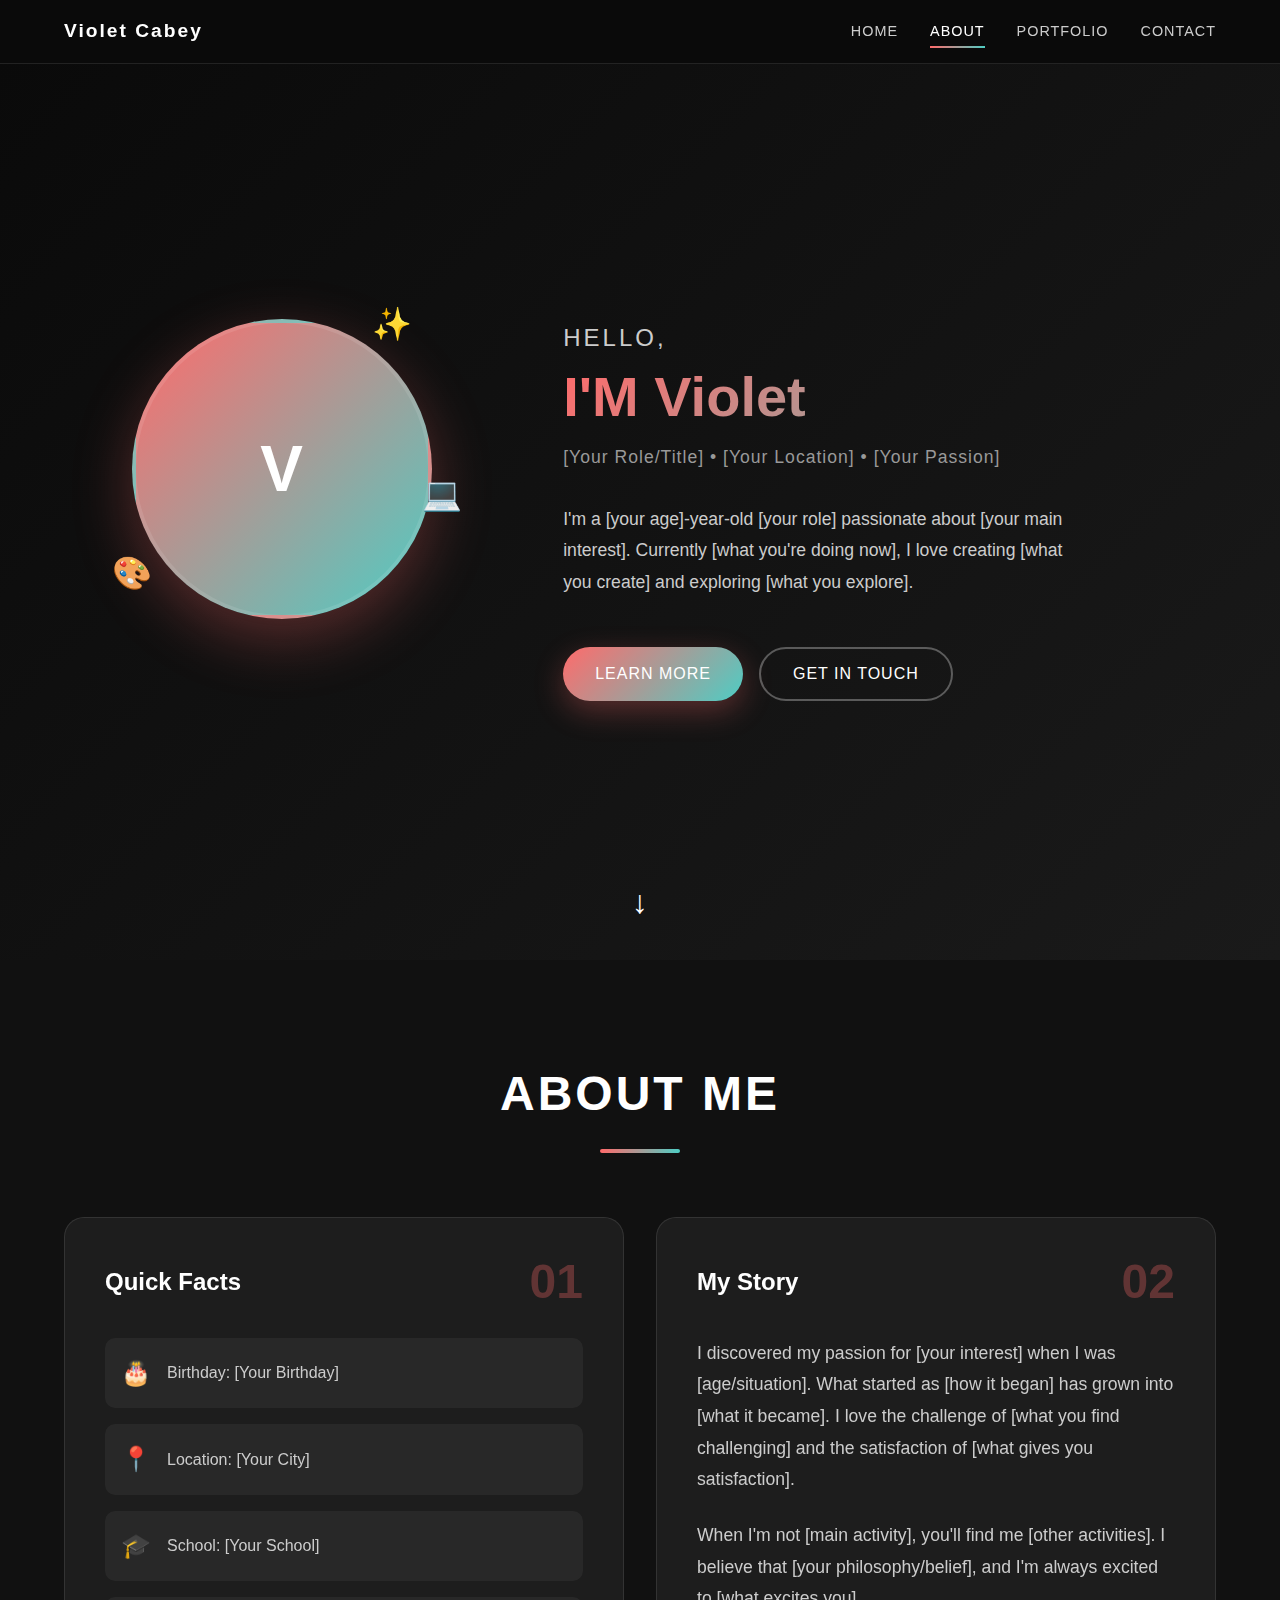
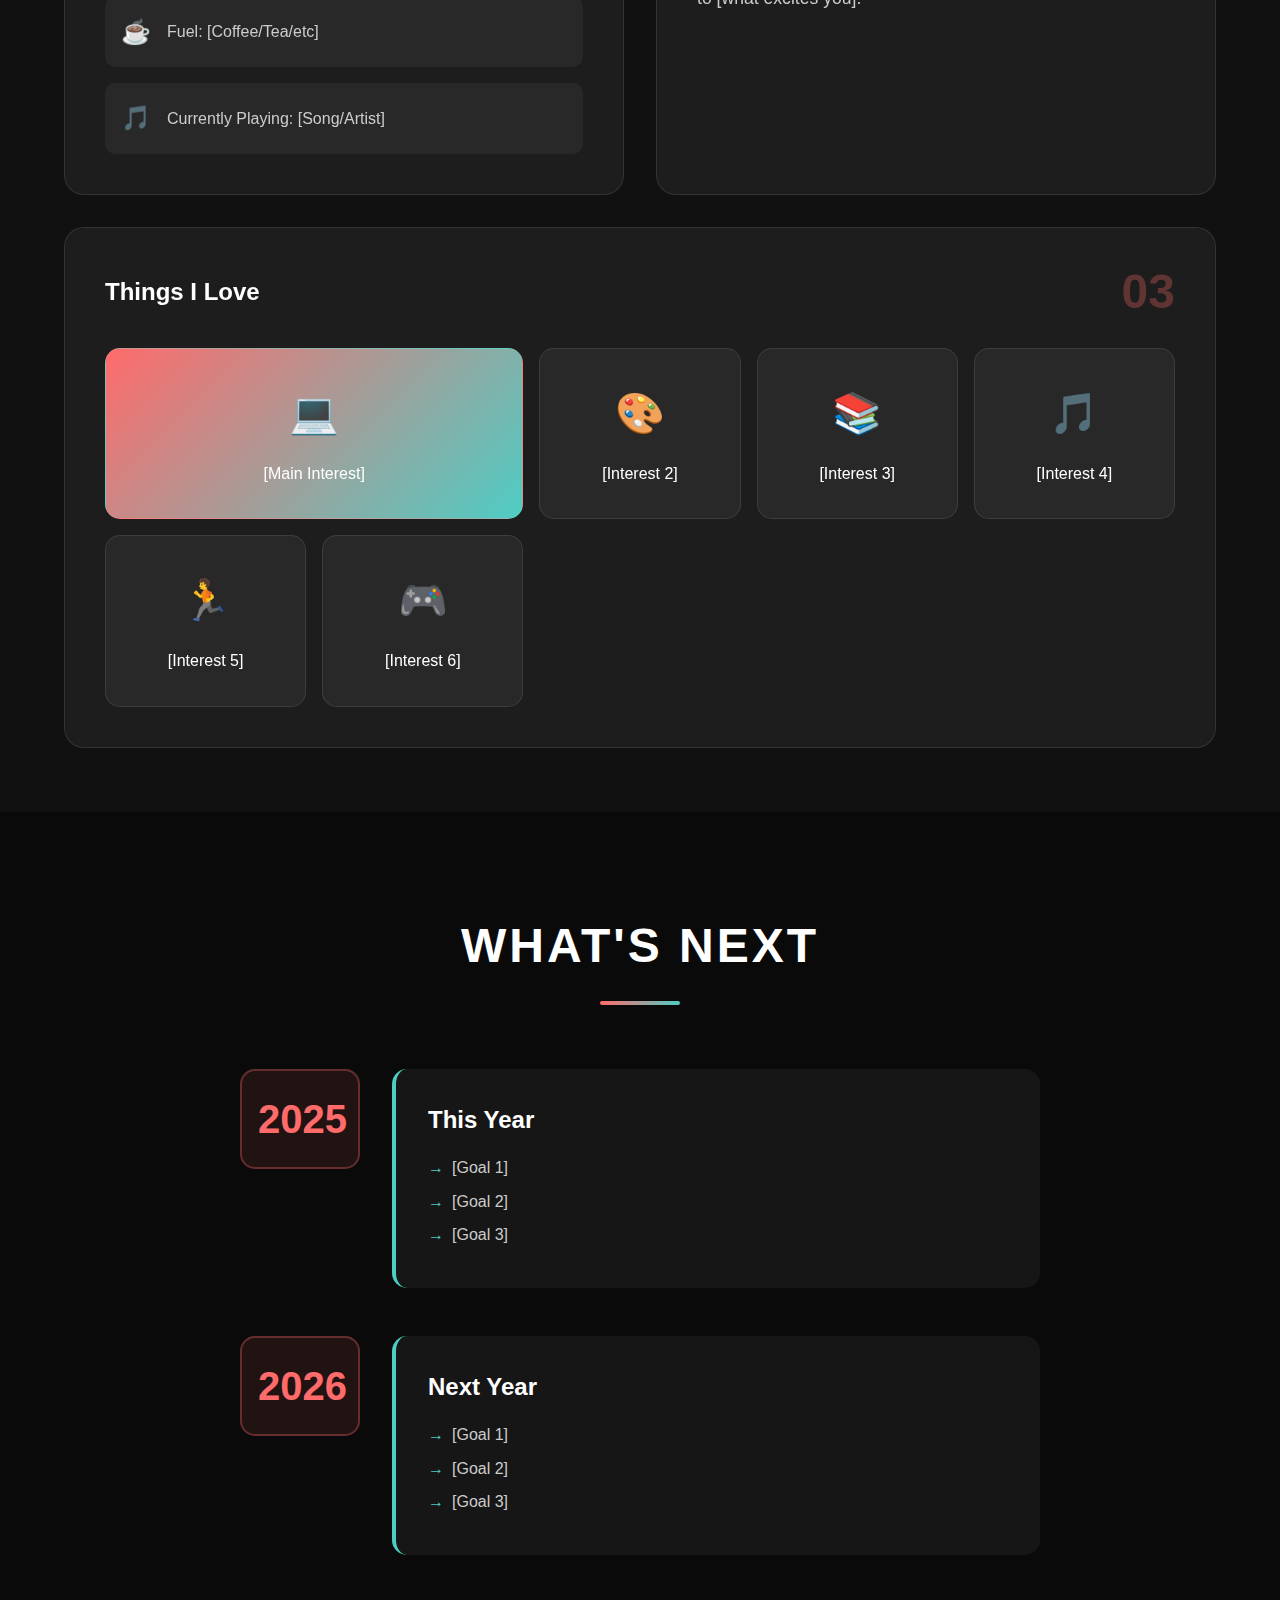
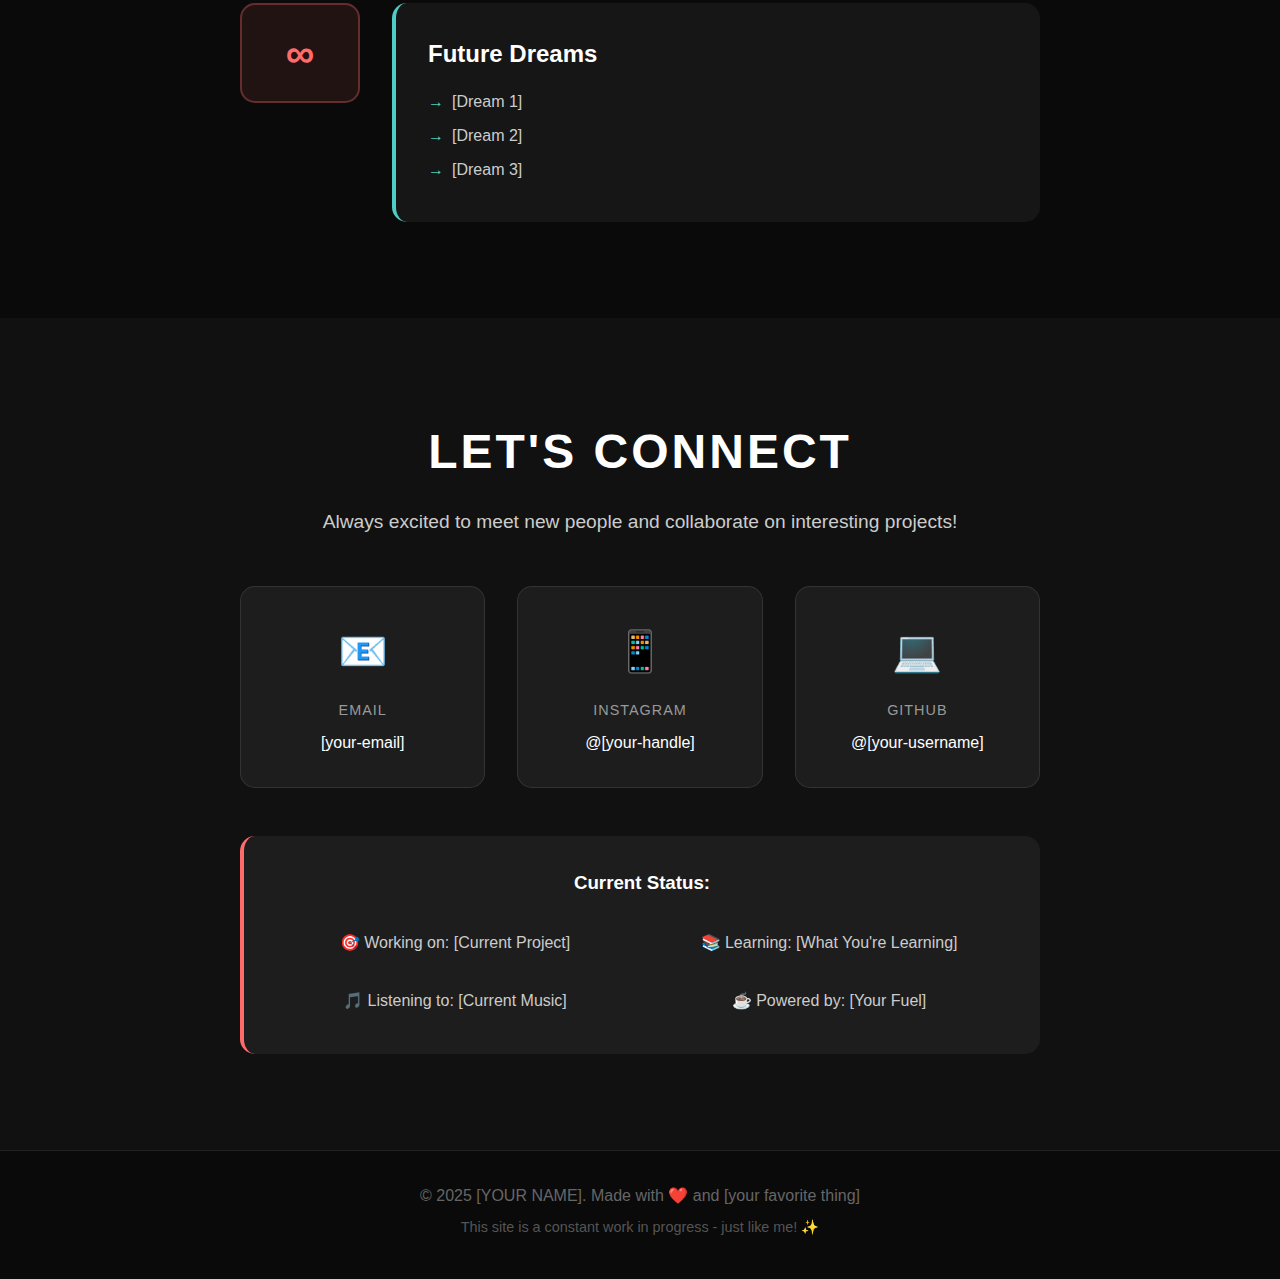
<file: index.html>
<!DOCTYPE html>
<html lang="en">
<head>
    <meta charset="UTF-8">
    <meta name="viewport" content="width=device-width, initial-scale=1.0">
    <title>Violet Cabey - About Me</title>
    <link rel="stylesheet" href="styles.css">
</head>
<body>
    <!-- Navigation -->
    <nav class="navbar">
        <div class="nav-brand">Violet Cabey</div>
        <div class="nav-links">
            <a href="#home">HOME</a>
            <a href="#about" class="active">ABOUT</a>
            <a href="#portfolio">PORTFOLIO</a>
            <a href="#contact">CONTACT</a>
        </div>
    </nav>

    <!-- Hero Section -->
    <section id="home" class="hero">
        <div class="hero-content">
            <div class="hero-left">
                <div class="profile-card">
                    <div class="profile-image">
                        <div class="image-placeholder">V</div>
                        <div class="floating-elements">
                            <span class="float-emoji">✨</span>
                            <span class="float-emoji">🎨</span>
                            <span class="float-emoji">💻</span>
                        </div>
                    </div>
                </div>
            </div>
            <div class="hero-right">
                <h1 class="hero-title">
                    <span class="hello-text">HELLO,</span>
                    <span class="name-text">I'M Violet</span>
                </h1>
                <p class="hero-subtitle">[Your Role/Title] • [Your Location] • [Your Passion]</p>
                <div class="hero-description">
                    <p>I'm a [your age]-year-old [your role] passionate about [your main interest]. 
                       Currently [what you're doing now], I love creating [what you create] and 
                       exploring [what you explore].</p>
                </div>
                <div class="cta-buttons">
                    <button class="btn-primary" onclick="scrollToSection('about')">Learn More</button>
                    <button class="btn-secondary" onclick="scrollToSection('contact')">Get In Touch</button>
                </div>
            </div>
        </div>
        <div class="scroll-indicator">
            <div class="scroll-arrow">↓</div>
        </div>
    </section>

    <!-- About Section -->
    <section id="about" class="about-section">
        <div class="section-header">
            <h2>ABOUT ME</h2>
            <div class="section-line"></div>
        </div>
        
        <div class="about-grid">
            <!-- Personal Info Card -->
            <div class="info-card" data-tilt>
                <div class="card-header">
                    <h3>Quick Facts</h3>
                    <span class="card-number">01</span>
                </div>
                <div class="fact-list">
                    <div class="fact-item">
                        <span class="fact-icon">🎂</span>
                        <span class="fact-text">Birthday: [Your Birthday]</span>
                    </div>
                    <div class="fact-item">
                        <span class="fact-icon">📍</span>
                        <span class="fact-text">Location: [Your City]</span>
                    </div>
                    <div class="fact-item">
                        <span class="fact-icon">🎓</span>
                        <span class="fact-text">School: [Your School]</span>
                    </div>
                    <div class="fact-item">
                        <span class="fact-icon">☕</span>
                        <span class="fact-text">Fuel: [Coffee/Tea/etc]</span>
                    </div>
                    <div class="fact-item">
                        <span class="fact-icon">🎵</span>
                        <span class="fact-text">Currently Playing: [Song/Artist]</span>
                    </div>
                </div>
            </div>

            <!-- Story Card -->
            <div class="story-card" data-tilt>
                <div class="card-header">
                    <h3>My Story</h3>
                    <span class="card-number">02</span>
                </div>
                <div class="story-content">
                    <p>I discovered my passion for [your interest] when I was [age/situation]. 
                       What started as [how it began] has grown into [what it became]. 
                       I love the challenge of [what you find challenging] and the satisfaction 
                       of [what gives you satisfaction].</p>
                    
                    <p>When I'm not [main activity], you'll find me [other activities]. 
                       I believe that [your philosophy/belief], and I'm always excited to 
                       [what excites you].</p>
                </div>
            </div>

            <!-- Skills/Interests Collage -->
            <div class="collage-card">
                <div class="card-header">
                    <h3>Things I Love</h3>
                    <span class="card-number">03</span>
                </div>
                <div class="interests-collage">
                    <div class="interest-item large" data-interest="[Main Interest]">
                        <span class="interest-icon">💻</span>
                        <span class="interest-label">[Main Interest]</span>
                    </div>
                    <div class="interest-item" data-interest="[Interest 2]">
                        <span class="interest-icon">🎨</span>
                        <span class="interest-label">[Interest 2]</span>
                    </div>
                    <div class="interest-item" data-interest="[Interest 3]">
                        <span class="interest-icon">📚</span>
                        <span class="interest-label">[Interest 3]</span>
                    </div>
                    <div class="interest-item" data-interest="[Interest 4]">
                        <span class="interest-icon">🎵</span>
                        <span class="interest-label">[Interest 4]</span>
                    </div>
                    <div class="interest-item" data-interest="[Interest 5]">
                        <span class="interest-icon">🏃</span>
                        <span class="interest-label">[Interest 5]</span>
                    </div>
                    <div class="interest-item" data-interest="[Interest 6]">
                        <span class="interest-icon">🎮</span>
                        <span class="interest-label">[Interest 6]</span>
                    </div>
                </div>
            </div>
        </div>
    </section>

    <!-- Goals Section -->
    <section id="goals" class="goals-section">
        <div class="section-header">
            <h2>WHAT'S NEXT</h2>
            <div class="section-line"></div>
        </div>
        
        <div class="timeline">
            <div class="timeline-item" data-aos="fade-up">
                <div class="timeline-number">2025</div>
                <div class="timeline-content">
                    <h3>This Year</h3>
                    <ul>
                        <li>[Goal 1]</li>
                        <li>[Goal 2]</li>
                        <li>[Goal 3]</li>
                    </ul>
                </div>
            </div>
            
            <div class="timeline-item" data-aos="fade-up" data-aos-delay="200">
                <div class="timeline-number">2026</div>
                <div class="timeline-content">
                    <h3>Next Year</h3>
                    <ul>
                        <li>[Goal 1]</li>
                        <li>[Goal 2]</li>
                        <li>[Goal 3]</li>
                    </ul>
                </div>
            </div>
            
            <div class="timeline-item" data-aos="fade-up" data-aos-delay="400">
                <div class="timeline-number">∞</div>
                <div class="timeline-content">
                    <h3>Future Dreams</h3>
                    <ul>
                        <li>[Dream 1]</li>
                        <li>[Dream 2]</li>
                        <li>[Dream 3]</li>
                    </ul>
                </div>
            </div>
        </div>
    </section>

    <!-- Contact Section -->
    <section id="contact" class="contact-section">
        <div class="contact-content">
            <h2>LET'S CONNECT</h2>
            <p>Always excited to meet new people and collaborate on interesting projects!</p>
            
            <div class="contact-grid">
                <a href="mailto:[your-email]" class="contact-card">
                    <div class="contact-icon">📧</div>
                    <div class="contact-label">Email</div>
                    <div class="contact-value">[your-email]</div>
                </a>
                
                <a href="[your-instagram]" class="contact-card">
                    <div class="contact-icon">📱</div>
                    <div class="contact-label">Instagram</div>
                    <div class="contact-value">@[your-handle]</div>
                </a>
                
                <a href="[your-github]" class="contact-card">
                    <div class="contact-icon">💻</div>
                    <div class="contact-label">GitHub</div>
                    <div class="contact-value">@[your-username]</div>
                </a>
            </div>
            
            <div class="current-status">
                <h3>Current Status:</h3>
                <div class="status-items">
                    <div class="status-item">🎯 Working on: [Current Project]</div>
                    <div class="status-item">📚 Learning: [What You're Learning]</div>
                    <div class="status-item">🎵 Listening to: [Current Music]</div>
                    <div class="status-item">☕ Powered by: [Your Fuel]</div>
                </div>
            </div>
        </div>
    </section>

    <!-- Footer -->
    <footer>
        <p>&copy; 2025 [YOUR NAME]. Made with ❤️ and [your favorite thing]</p>
        <p class="footer-note">This site is a constant work in progress - just like me! ✨</p>
    </footer>

    <script>
        // Smooth scrolling
        function scrollToSection(sectionId) {
            document.getElementById(sectionId).scrollIntoView({ 
                behavior: 'smooth' 
            });
        }

        // Navbar scroll effect
        window.addEventListener('scroll', () => {
            const navbar = document.querySelector('.navbar');
            if (window.scrollY > 100) {
                navbar.classList.add('scrolled');
            } else {
                navbar.classList.remove('scrolled');
            }
        });

        // Interest cards hover effect
        document.querySelectorAll('.interest-item').forEach(item => {
            item.addEventListener('mouseenter', function() {
                const interest = this.getAttribute('data-interest');
                this.style.transform = 'scale(1.1) rotate(' + (Math.random() * 10 - 5) + 'deg)';
            });
            
            item.addEventListener('mouseleave', function() {
                this.style.transform = 'scale(1) rotate(0deg)';
            });
        });

        // Floating animation for hero elements
        document.querySelectorAll('.float-emoji').forEach((emoji, index) => {
            emoji.style.animationDelay = `${index * 0.5}s`;
        });

        // Simple card tilt effect
        document.querySelectorAll('[data-tilt]').forEach(card => {
            card.addEventListener('mousemove', (e) => {
                const rect = card.getBoundingClientRect();
                const x = e.clientX - rect.left;
                const y = e.clientY - rect.top;
                
                const centerX = rect.width / 2;
                const centerY = rect.height / 2;
                
                const rotateX = (y - centerY) / 10;
                const rotateY = (centerX - x) / 10;
                
                card.style.transform = `perspective(1000px) rotateX(${rotateX}deg) rotateY(${rotateY}deg) translateZ(0)`;
            });
            
            card.addEventListener('mouseleave', () => {
                card.style.transform = 'perspective(1000px) rotateX(0) rotateY(0) translateZ(0)';
            });
        });
    </script>
</body>
</html>
</file>
<file: styles.css>
* {
    margin: 0;
    padding: 0;
    box-sizing: border-box;
}

body {
    font-family: 'Arial', -apple-system, BlinkMacSystemFont, 'Segoe UI', Roboto, sans-serif;
    line-height: 1.6;
    color: #333;
    background: #0a0a0a;
    overflow-x: hidden;
}

/* Navigation */
.navbar {
    position: fixed;
    top: 0;
    left: 0;
    right: 0;
    z-index: 1000;
    padding: 1rem 5%;
    background: rgba(10, 10, 10, 0.9);
    backdrop-filter: blur(20px);
    border-bottom: 1px solid rgba(255, 255, 255, 0.1);
    transition: all 0.3s ease;
}

.navbar.scrolled {
    background: rgba(10, 10, 10, 0.95);
    box-shadow: 0 10px 30px rgba(0, 0, 0, 0.3);
}

.navbar {
    display: flex;
    justify-content: space-between;
    align-items: center;
}

.nav-brand {
    font-size: 1.2rem;
    font-weight: bold;
    color: #fff;
    letter-spacing: 2px;
}

.nav-links {
    display: flex;
    gap: 2rem;
}

.nav-links a {
    color: #ccc;
    text-decoration: none;
    font-size: 0.9rem;
    letter-spacing: 1px;
    transition: all 0.3s ease;
    position: relative;
}

.nav-links a:hover,
.nav-links a.active {
    color: #fff;
}

.nav-links a::after {
    content: '';
    position: absolute;
    bottom: -5px;
    left: 0;
    width: 0;
    height: 2px;
    background: linear-gradient(90deg, #ff6b6b, #4ecdc4);
    transition: width 0.3s ease;
}

.nav-links a:hover::after,
.nav-links a.active::after {
    width: 100%;
}

/* Hero Section */
.hero {
    min-height: 100vh;
    display: flex;
    align-items: center;
    position: relative;
    background: linear-gradient(135deg, #0a0a0a 0%, #1a1a1a 100%);
    padding: 0 5%;
    margin-top: 60px;
}

.hero-content {
    display: grid;
    grid-template-columns: 1fr 1.5fr;
    gap: 4rem;
    max-width: 1200px;
    margin: 0 auto;
    width: 100%;
}

.profile-card {
    position: relative;
    display: flex;
    justify-content: center;
    align-items: center;
}

.profile-image {
    position: relative;
    width: 300px;
    height: 300px;
}

.image-placeholder {
    width: 100%;
    height: 100%;
    background: linear-gradient(135deg, #ff6b6b 0%, #4ecdc4 100%);
    border-radius: 50%;
    display: flex;
    align-items: center;
    justify-content: center;
    font-size: 4rem;
    font-weight: bold;
    color: white;
    border: 4px solid rgba(255, 255, 255, 0.1);
    box-shadow: 0 20px 60px rgba(255, 107, 107, 0.3);
    transition: all 0.3s ease;
}

.image-placeholder:hover {
    transform: scale(1.05);
    box-shadow: 0 30px 80px rgba(255, 107, 107, 0.4);
}

.floating-elements {
    position: absolute;
    inset: 0;
}

.float-emoji {
    position: absolute;
    font-size: 2rem;
    animation: float 6s ease-in-out infinite;
}

.float-emoji:nth-child(1) {
    top: -20px;
    right: 20px;
    animation-delay: 0s;
}

.float-emoji:nth-child(2) {
    bottom: 20px;
    left: -20px;
    animation-delay: 2s;
}

.float-emoji:nth-child(3) {
    top: 50%;
    right: -30px;
    animation-delay: 4s;
}

@keyframes float {
    0%, 100% { transform: translateY(0px) rotate(0deg); }
    33% { transform: translateY(-20px) rotate(5deg); }
    66% { transform: translateY(10px) rotate(-3deg); }
}

.hero-right {
    display: flex;
    flex-direction: column;
    justify-content: center;
}

.hello-text {
    display: block;
    font-size: 1.5rem;
    color: #ccc;
    font-weight: normal;
    letter-spacing: 3px;
    margin-bottom: 0.5rem;
}

.name-text {
    display: block;
    font-size: 3.5rem;
    font-weight: bold;
    background: linear-gradient(135deg, #ff6b6b 0%, #4ecdc4 100%);
    -webkit-background-clip: text;
    -webkit-text-fill-color: transparent;
    background-clip: text;
    line-height: 1.1;
    margin-bottom: 1rem;
}

.hero-subtitle {
    color: #999;
    font-size: 1.1rem;
    margin-bottom: 2rem;
    letter-spacing: 1px;
}

.hero-description {
    color: #ccc;
    font-size: 1.1rem;
    line-height: 1.8;
    margin-bottom: 3rem;
    max-width: 500px;
}

.cta-buttons {
    display: flex;
    gap: 1rem;
}

.btn-primary, .btn-secondary {
    padding: 1rem 2rem;
    border: none;
    border-radius: 50px;
    font-size: 1rem;
    font-weight: 500;
    cursor: pointer;
    transition: all 0.3s ease;
    text-transform: uppercase;
    letter-spacing: 1px;
}

.btn-primary {
    background: linear-gradient(135deg, #ff6b6b 0%, #4ecdc4 100%);
    color: white;
    box-shadow: 0 10px 30px rgba(255, 107, 107, 0.3);
}

.btn-primary:hover {
    transform: translateY(-3px);
    box-shadow: 0 15px 40px rgba(255, 107, 107, 0.4);
}

.btn-secondary {
    background: transparent;
    color: #fff;
    border: 2px solid rgba(255, 255, 255, 0.3);
}

.btn-secondary:hover {
    background: rgba(255, 255, 255, 0.1);
    border-color: rgba(255, 255, 255, 0.5);
    transform: translateY(-3px);
}

.scroll-indicator {
    position: absolute;
    bottom: 2rem;
    left: 50%;
    transform: translateX(-50%);
}

.scroll-arrow {
    color: #fff;
    font-size: 2rem;
    animation: bounce 2s infinite;
}

@keyframes bounce {
    0%, 20%, 50%, 80%, 100% { transform: translateY(0); }
    40% { transform: translateY(-10px); }
    60% { transform: translateY(-5px); }
}

/* Section Headers */
.section-header {
    text-align: center;
    margin-bottom: 4rem;
}

.section-header h2 {
    font-size: 3rem;
    font-weight: bold;
    color: #fff;
    letter-spacing: 3px;
    margin-bottom: 1rem;
}

.section-line {
    width: 80px;
    height: 4px;
    background: linear-gradient(90deg, #ff6b6b, #4ecdc4);
    margin: 0 auto;
    border-radius: 2px;
}

/* About Section */
.about-section {
    padding: 6rem 5% 4rem;
    background: #111;
}

.about-grid {
    display: grid;
    grid-template-columns: 1fr 1fr;
    grid-template-rows: auto auto;
    gap: 2rem;
    max-width: 1200px;
    margin: 0 auto;
}

.collage-card {
    grid-column: 1 / -1;
}

.info-card, .story-card, .collage-card {
    background: rgba(255, 255, 255, 0.05);
    border-radius: 20px;
    padding: 2.5rem;
    border: 1px solid rgba(255, 255, 255, 0.1);
    backdrop-filter: blur(20px);
    transition: all 0.3s ease;
}

.info-card:hover, .story-card:hover {
    transform: translateY(-10px);
    box-shadow: 0 20px 60px rgba(0, 0, 0, 0.3);
}

.card-header {
    display: flex;
    justify-content: space-between;
    align-items: center;
    margin-bottom: 2rem;
}

.card-header h3 {
    color: #fff;
    font-size: 1.5rem;
    font-weight: bold;
}

.card-number {
    font-size: 3rem;
    font-weight: bold;
    color: rgba(255, 107, 107, 0.3);
    line-height: 1;
}

.fact-list {
    display: flex;
    flex-direction: column;
    gap: 1rem;
}

.fact-item {
    display: flex;
    align-items: center;
    gap: 1rem;
    padding: 1rem;
    background: rgba(255, 255, 255, 0.05);
    border-radius: 10px;
    transition: all 0.3s ease;
}

.fact-item:hover {
    background: rgba(255, 255, 255, 0.1);
    transform: translateX(10px);
}

.fact-icon {
    font-size: 1.5rem;
}

.fact-text {
    color: #ccc;
    font-size: 1rem;
}

.story-content p {
    color: #ccc;
    font-size: 1.1rem;
    line-height: 1.8;
    margin-bottom: 1.5rem;
}

/* Interests Collage */
.interests-collage {
    display: grid;
    grid-template-columns: repeat(auto-fit, minmax(200px, 1fr));
    gap: 1rem;
}

.interest-item {
    background: rgba(255, 255, 255, 0.05);
    border-radius: 15px;
    padding: 2rem 1rem;
    text-align: center;
    cursor: pointer;
    transition: all 0.3s ease;
    border: 1px solid rgba(255, 255, 255, 0.1);
}

.interest-item.large {
    grid-column: span 2;
    background: linear-gradient(135deg, #ff6b6b 0%, #4ecdc4 100%);
}

.interest-item:hover {
    background: rgba(255, 255, 255, 0.1);
    border-color: rgba(255, 107, 107, 0.5);
}

.interest-item.large:hover {
    background: linear-gradient(135deg, #ff7b7b 0%, #5edcd4 100%);
}

.interest-icon {
    font-size: 2.5rem;
    display: block;
    margin-bottom: 1rem;
}

.interest-label {
    color: #fff;
    font-weight: 500;
    font-size: 1rem;
}

/* Goals Section */
.goals-section {
    padding: 6rem 5%;
    background: #0a0a0a;
}

.timeline {
    max-width: 800px;
    margin: 0 auto;
    display: flex;
    flex-direction: column;
    gap: 3rem;
}

.timeline-item {
    display: grid;
    grid-template-columns: 120px 1fr;
    gap: 2rem;
    align-items: start;
}

.timeline-number {
    font-size: 2.5rem;
    font-weight: bold;
    color: #ff6b6b;
    text-align: center;
    padding: 1rem;
    background: rgba(255, 107, 107, 0.1);
    border-radius: 15px;
    border: 2px solid rgba(255, 107, 107, 0.3);
}

.timeline-content {
    background: rgba(255, 255, 255, 0.05);
    padding: 2rem;
    border-radius: 15px;
    border-left: 4px solid #4ecdc4;
}

.timeline-content h3 {
    color: #fff;
    font-size: 1.5rem;
    margin-bottom: 1rem;
}

.timeline-content ul {
    list-style: none;
}

.timeline-content li {
    color: #ccc;
    font-size: 1rem;
    margin-bottom: 0.5rem;
    padding-left: 1.5rem;
    position: relative;
}

.timeline-content li::before {
    content: '→';
    position: absolute;
    left: 0;
    color: #4ecdc4;
    font-weight: bold;
}

/* Contact Section */
.contact-section {
    padding: 6rem 5%;
    background: #111;
}

.contact-content {
    max-width: 800px;
    margin: 0 auto;
    text-align: center;
}

.contact-content h2 {
    font-size: 3rem;
    color: #fff;
    margin-bottom: 1rem;
    letter-spacing: 3px;
}

.contact-content > p {
    color: #ccc;
    font-size: 1.2rem;
    margin-bottom: 3rem;
}

.contact-grid {
    display: grid;
    grid-template-columns: repeat(auto-fit, minmax(200px, 1fr));
    gap: 2rem;
    margin-bottom: 3rem;
}

.contact-card {
    background: rgba(255, 255, 255, 0.05);
    padding: 2rem;
    border-radius: 15px;
    text-decoration: none;
    color: inherit;
    transition: all 0.3s ease;
    border: 1px solid rgba(255, 255, 255, 0.1);
}

.contact-card:hover {
    transform: translateY(-5px);
    background: rgba(255, 255, 255, 0.1);
    box-shadow: 0 10px 30px rgba(0, 0, 0, 0.3);
}

.contact-icon {
    font-size: 2.5rem;
    margin-bottom: 1rem;
}

.contact-label {
    color: #999;
    font-size: 0.9rem;
    margin-bottom: 0.5rem;
    text-transform: uppercase;
    letter-spacing: 1px;
}

.contact-value {
    color: #fff;
    font-weight: 500;
}

.current-status {
    background: rgba(255, 255, 255, 0.05);
    padding: 2rem;
    border-radius: 15px;
    border-left: 4px solid #ff6b6b;
}

.current-status h3 {
    color: #fff;
    margin-bottom: 1.5rem;
}

.status-items {
    display: grid;
    grid-template-columns: repeat(auto-fit, minmax(250px, 1fr));
    gap: 1rem;
}

.status-item {
    color: #ccc;
    font-size: 1rem;
    padding: 0.5rem 0;
}

/* Footer */
footer {
    padding: 2rem 5%;
    background: #0a0a0a;
    text-align: center;
    border-top: 1px solid rgba(255, 255, 255, 0.1);
}

footer p {
    color: #666;
    margin-bottom: 0.5rem;
}

.footer-note {
    font-size: 0.9rem;
    color: #555;
}

/* Responsive Design */
@media (max-width: 968px) {
    .hero-content {
        grid-template-columns: 1fr;
        text-align: center;
        gap: 2rem;
    }
    
    .about-grid {
        grid-template-columns: 1fr;
        gap: 1.5rem;
    }
    
    .timeline-item {
        grid-template-columns: 1fr;
        gap: 1rem;
        text-align: center;
    }
    
    .contact-grid {
        grid-template-columns: 1fr;
    }
    
    .interests-collage {
        grid-template-columns: repeat(auto-fit, minmax(150px, 1fr));
    }
    
    .interest-item.large {
        grid-column: span 1;
    }
}

@media (max-width: 768px) {
    .navbar {
        padding: 1rem 3%;
    }
    
    .nav-links {
        display: none;
    }
    
    .hero {
        padding: 0 3%;
        text-align: center;
    }
    
    .name-text {
        font-size: 2.5rem;
    }
    
    .hello-text {
        font-size: 1.2rem;
    }
    
    .profile-image {
        width: 200px;
        height: 200px;
    }
    
    .image-placeholder {
        font-size: 3rem;
    }
    
    .section-header h2 {
        font-size: 2rem;
    }
    
    .about-section,
    .goals-section,
    .contact-section {
        padding: 4rem 3% 2rem;
    }
    
    .info-card,
    .story-card,
    .collage-card {
        padding: 1.5rem;
    }
    
    .cta-buttons {
        flex-direction: column;
        align-items: center;
    }
    
    .btn-primary,
    .btn-secondary {
        width: 200px;
    }
    
    .timeline-content {
        padding: 1.5rem;
    }
    
    .contact-content h2 {
        font-size: 2rem;
    }
    
    .status-items {
        grid-template-columns: 1fr;
    }
}
</file>
